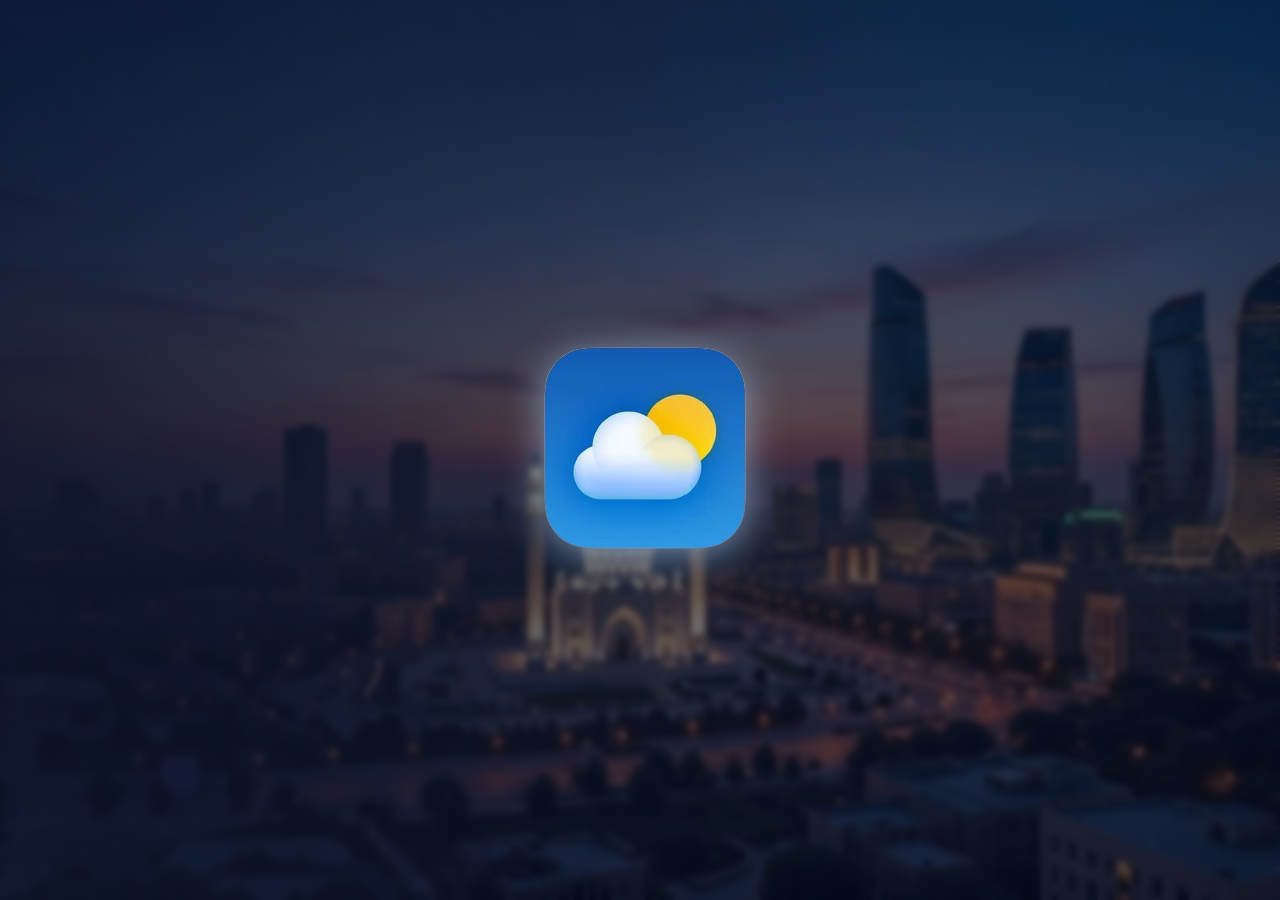
<file: index.html>
<!DOCTYPE html>
<html lang="en">
<head>
    <meta charset="UTF-8">
    <meta name="viewport" content="width=device-width, initial-scale=1.0">
    <title>Document</title>
    <link rel="stylesheet" href="style.css">
    <link rel="manifest" href="./manifest.json">
    <meta name="theme-color" content="#5b8cff">
    <meta name="apple-mobile-web-app-capable" content="yes">
    <meta name="apple-mobile-web-app-status-bar-style" content="default">
    <link rel="apple-touch-icon" href="icon-192.png">
</head>
<body>
    <div>
        <img class="i1" src="./icon-192.png" alt="">
        <button id="install-btn" class="install-button" style="display: none; margin-top: 1.5rem; padding: 14px 28px; font-size: 1.1rem; border-radius: 50px; background: linear-gradient(90deg, #00c853, #64dd17); color: white; border: none; cursor: pointer; font-weight: bold; box-shadow: 0 4px 15px rgba(0,200,83,0.4);">
            Установить приложение
        </button>
    </div>
    
        <script>
            // Кастомная кнопка установки PWA
let deferredPrompt;

window.addEventListener('beforeinstallprompt', (e) => {
  // Предотвращаем показ стандартного баннера
  e.preventDefault();
  // Сохраняем событие, чтобы использовать позже
  deferredPrompt = e;
  // Показываем нашу кнопку
  document.getElementById('install-btn').style.display = 'block';
});

document.getElementById('install-btn').addEventListener('click', async () => {
  if (!deferredPrompt) return;

  // Показываем системный диалог установки
  deferredPrompt.prompt();

  // Ждём выбора пользователя
  const { outcome } = await deferredPrompt.userChoice;

  if (outcome === 'accepted') {
    console.log('Пользователь установил приложение');
  } else {
    console.log('Пользователь отказался');
  }

  // Больше не понадобится
  deferredPrompt = null;
  // Скрываем кнопку
  document.getElementById('install-btn').style.display = 'none';
});

// Если приложение уже установлено — кнопку не показываем
window.addEventListener('appinstalled', () => {
  console.log('PWA успешно установлена');
  document.getElementById('install-btn').style.display = 'none';
  deferredPrompt = null;
});
        </script>
</body>

</html>
</file>
<file: style.css>
* {
    margin: 0;
    padding: 0;
    box-sizing: border-box;
}

body {
    min-height: 100vh;
    background-image: url(./79bec98b-cc45-4cfa-9eae-8403901c3dee.jpg);
    background-repeat: no-repeat;
    background-size: cover;
    background-position: center;
    font-family: 'Segoe UI', system-ui, sans-serif;
    color: #f0f4ff;
    display: flex;
    justify-content: center;
    align-items: center;
    padding: 20px;
}

/* Тёмный overlay, чтобы текст читался */
body::before {
    content: "";
    position: absolute;
    inset: 0;
    background: rgba(10, 15, 40, 0.58);
    backdrop-filter: blur(3px);
    z-index: -1;
}

.weather-card {
    width: 100%;
    max-width: 420px;
    padding: 2.5rem 2rem;
    border-radius: 24px;
    background: rgba(20, 30, 80, 0.28);
    backdrop-filter: blur(16px);
    -webkit-backdrop-filter: blur(16px);
    border: 1px solid rgba(100, 140, 255, 0.22);
    box-shadow: 
        0 12px 40px rgba(0, 0, 0, 0.6),
        inset 0 0 30px rgba(80, 120, 255, 0.12);
    text-align: center;
    position: relative;
    overflow: hidden;
    transition: transform 0.4s ease;
}

.weather-card:hover {
    transform: translateY(-8px);
}

/* Форма поиска */
form {
    display: flex;
    gap: 10px;
    margin-bottom: 2rem;
}

input {
    flex: 1;
    padding: 14px 18px;
    font-size: 1.05rem;
    border: none;
    border-radius: 50px;
    background: rgba(40, 50, 100, 0.55);
    color: white;
    outline: none;
    transition: all 0.3s;
}

input::placeholder {
    color: rgba(200, 220, 255, 0.7);
}

input:focus {
    background: rgba(60, 80, 140, 0.7);
    box-shadow: 0 0 0 3px rgba(100, 180, 255, 0.4);
}

button {
    padding: 0 24px;
    font-size: 1.05rem;
    font-weight: bold;
    border: none;
    border-radius: 50px;
    background: linear-gradient(90deg, #5b8cff, #a78bff);
    color: white;
    cursor: pointer;
    transition: all 0.3s;
}

button:hover {
    transform: scale(1.06);
    box-shadow: 0 0 25px rgba(100, 180, 255, 0.6);
}

/* Карточка с погодой */
.card {
    opacity: 0;
    transform: translateY(20px);
    transition: all 0.6s ease;
}

.card.visible {
    opacity: 1;
    transform: translateY(0);
}

.weather-icon {
    width: 120px;
    height: 120px;
    margin: 0 auto 1rem;
    filter: drop-shadow(0 8px 20px rgba(180, 220, 255, 0.6));
}

.cityName {
    font-size: 2.6rem;
    font-weight: 700;
    margin-bottom: 0.4rem;
    background: linear-gradient(90deg, #d0e0ff, #c0aaff, #d0e0ff);
    -webkit-background-clip: text;
    background-clip: text;
    color: transparent;
    text-shadow: 0 4px 15px rgba(120, 100, 255, 0.4);
}

.temp {
    font-size: 4.8rem;
    font-weight: 300;
    margin: 0.3rem 0;
    color: #f0f8ff;
    text-shadow: 0 6px 25px rgba(0, 80, 220, 0.5);
}

.condition {
    font-size: 1.3rem;
    opacity: 0.9;
    margin-top: 0.5rem;
    letter-spacing: 0.5px;
}

/* Адаптив */
@media (max-width: 480px) {
    .weather-card {
        padding: 2rem 1.4rem;
    }
    .temp {
        font-size: 4rem;
    }
    .cityName {
        font-size: 2.2rem;
    }
}
.i1{
    filter: drop-shadow(0 8px 20px rgba(180, 220, 255, 0.6));
    margin: 0  0 0 10px;
}
</file>
